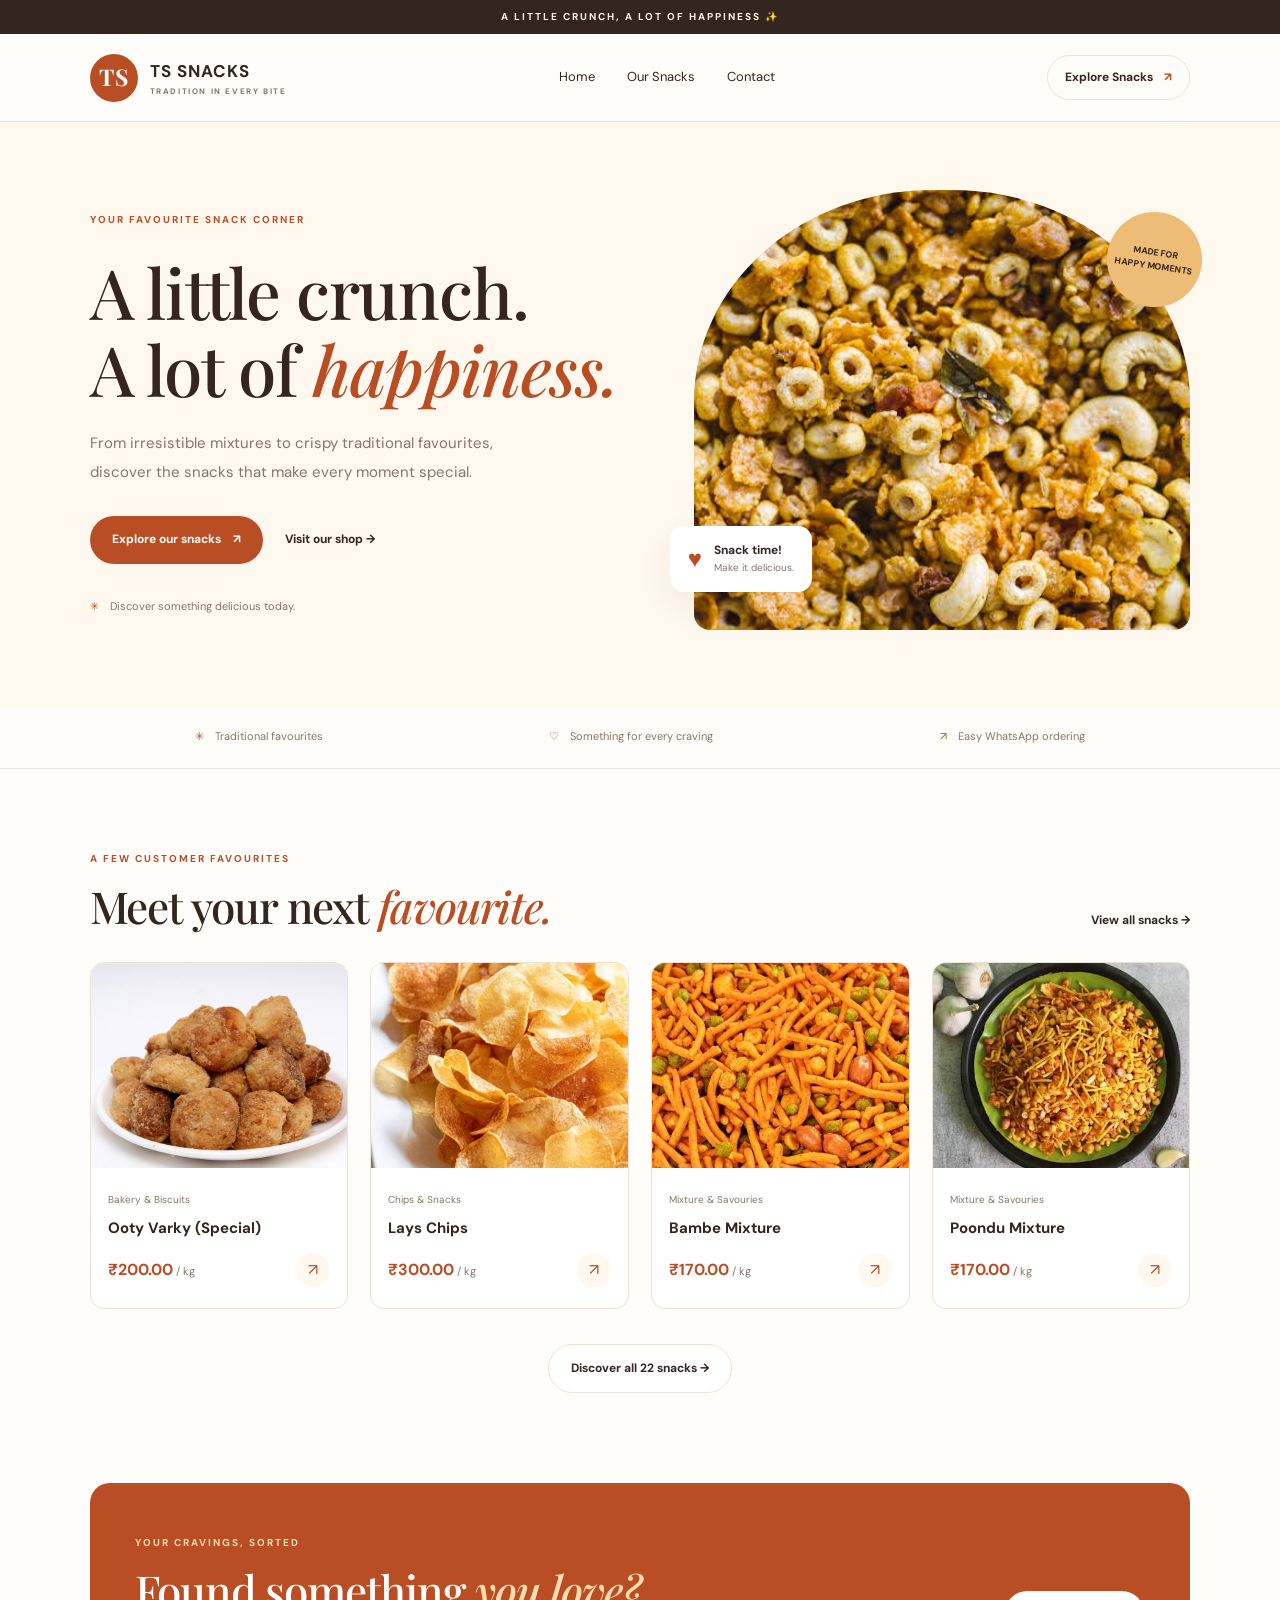
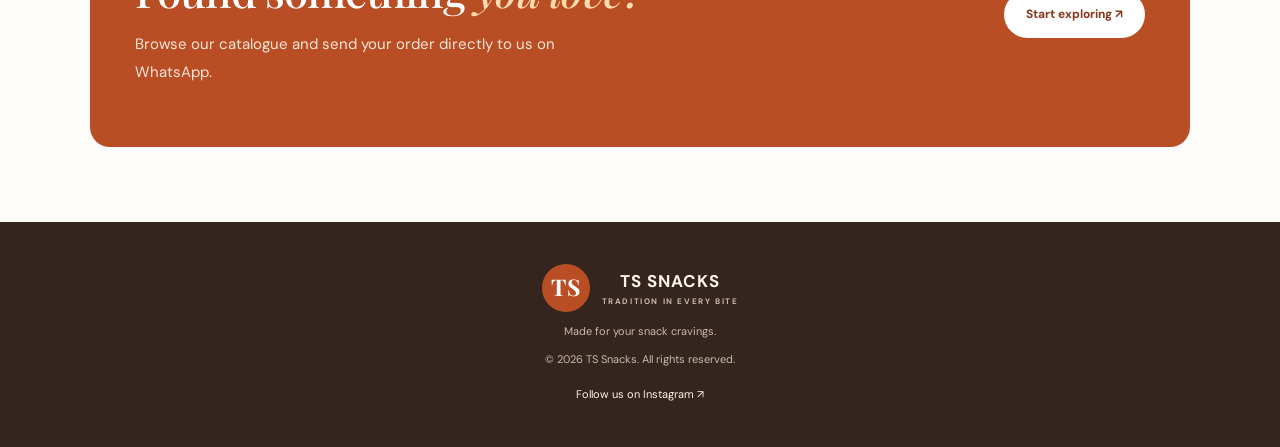
<file: index.html>
<!DOCTYPE html>
<html lang="en">
<head>
    <meta charset="UTF-8">
    <meta name="viewport" content="width=device-width, initial-scale=1.0">
    <meta name="theme-color" content="#fff8ef">
    <meta name="description" content="Discover traditional savouries, crispy chips and delicious biscuits at TS Snacks.">
    <title>TS Snacks | Traditional Taste, Happy Moments</title>
    <link rel="stylesheet" href="css/style.css">
    <script src="js/main.js" defer></script>
</head>
<body>
    <div class="announcement">
        A LITTLE CRUNCH, A LOT OF HAPPINESS ✨
    </div>

    <header class="site-header">
        <a class="brand" href="index.html">
            <span class="brand-mark">TS</span>
            <span>TS SNACKS<small>TRADITION IN EVERY BITE</small></span>
        </a>

        <nav class="nav-links">
            <a href="index.html">Home</a>
            <a href="products.html">Our Snacks</a>
            <a href="contact.html">Contact</a>
        </nav>

        <a class="nav-cta" href="products.html">
            Explore Snacks <span>↗</span>
        </a>
    </header>

    <main>
<section class="hero">
    <div class="hero-copy">
        <span class="eyebrow">YOUR FAVOURITE SNACK CORNER</span>
        <h1>A little crunch.<br>A lot of <em>happiness.</em></h1>
        <p>
            From irresistible mixtures to crispy traditional favourites,
            discover the snacks that make every moment special.
        </p>
        <div class="hero-actions">
            <a class="button button-primary" href="products.html">
                Explore our snacks <span>↗</span>
            </a>
            <a class="text-link" href="contact.html">
                Visit our shop →
            </a>
        </div>
        <div class="hero-note">
            <span>✳</span> Discover something delicious today.
        </div>
    </div>

    <div class="hero-visual">
        <img
            src="images/hero-snacks.jpg"
            alt="A selection of delicious traditional Indian snacks"
            class="hero-image"
        >
        <div class="floating-note">
            <span>♥</span>
            <div><strong>Snack time!</strong><small>Make it delicious.</small></div>
        </div>
        <div class="hero-sticker">MADE FOR<br>HAPPY MOMENTS</div>
    </div>
</section>

<section class="benefit-strip">
    <div><span>✳</span> Traditional favourites</div>
    <div><span>♡</span> Something for every craving</div>
    <div><span>↗</span> Easy WhatsApp ordering</div>
</section>

<section class="section featured-section">
    <div class="section-heading">
        <div>
            <span class="eyebrow">A FEW CUSTOMER FAVOURITES</span>
            <h2>Meet your next <em>favourite.</em></h2>
        </div>
        <a class="text-link" href="products.html">
            View all snacks →
        </a>
    </div>

    <div class="product-grid">
        <article class="product-card">
            <a href="products.html" class="product-image-wrap">
                <img src="images/products/ooty-varky-special.jpg" alt="Ooty Varky (Special)" loading="lazy">
            </a>
            <div class="product-info">
                <span class="product-category">Bakery &amp; Biscuits</span>
                <h3>Ooty Varky (Special)</h3>
                <div class="product-bottom">
                    <p class="price">₹200.00<small> / kg</small></p>
                    <a class="round-arrow" href="products.html"
                       aria-label="Explore Ooty Varky (Special)">↗</a>
                </div>
            </div>
        </article>
        <article class="product-card">
            <a href="products.html" class="product-image-wrap">
                <img src="images/products/potato-chips.jpg" alt="Lays Chips" loading="lazy">
            </a>
            <div class="product-info">
                <span class="product-category">Chips &amp; Snacks</span>
                <h3>Lays Chips</h3>
                <div class="product-bottom">
                    <p class="price">₹300.00<small> / kg</small></p>
                    <a class="round-arrow" href="products.html"
                       aria-label="Explore Lays Chips">↗</a>
                </div>
            </div>
        </article>
        <article class="product-card">
            <a href="products.html" class="product-image-wrap">
                <img src="images/products/bambe-mixture.jpg" alt="Bambe Mixture" loading="lazy">
            </a>
            <div class="product-info">
                <span class="product-category">Mixture &amp; Savouries</span>
                <h3>Bambe Mixture</h3>
                <div class="product-bottom">
                    <p class="price">₹170.00<small> / kg</small></p>
                    <a class="round-arrow" href="products.html"
                       aria-label="Explore Bambe Mixture">↗</a>
                </div>
            </div>
        </article>
        <article class="product-card">
            <a href="products.html" class="product-image-wrap">
                <img src="images/products/poondu-mixture.jpg" alt="Poondu Mixture" loading="lazy">
            </a>
            <div class="product-info">
                <span class="product-category">Mixture &amp; Savouries</span>
                <h3>Poondu Mixture</h3>
                <div class="product-bottom">
                    <p class="price">₹170.00<small> / kg</small></p>
                    <a class="round-arrow" href="products.html"
                       aria-label="Explore Poondu Mixture">↗</a>
                </div>
            </div>
        </article>
    </div>

    <div class="center-action">
        <a class="button button-outline" href="products.html">
            Discover all 22 snacks →
        </a>
    </div>
</section>

<section class="order-banner">
    <div>
        <span class="eyebrow">YOUR CRAVINGS, SORTED</span>
        <h2>Found something <em>you love?</em></h2>
        <p>Browse our catalogue and send your order directly to us on WhatsApp.</p>
    </div>
    <a class="button button-light" href="products.html">
        Start exploring ↗
    </a>
</section>
    </main>

    <footer class="site-footer">
        <a class="brand footer-brand" href="index.html">
            <span class="brand-mark">TS</span>
            <span>TS SNACKS<small>TRADITION IN EVERY BITE</small></span>
        </a>
        <p>Made for your snack cravings.</p>
        <p>© <span id="current-year">2026</span> TS Snacks. All rights reserved.</p>
        <a href="https://www.instagram.com/ts_snacks_official/"
           target="_blank" rel="noopener noreferrer">
            Follow us on Instagram ↗
        </a>
    </footer>
</body>
</html>
</file>
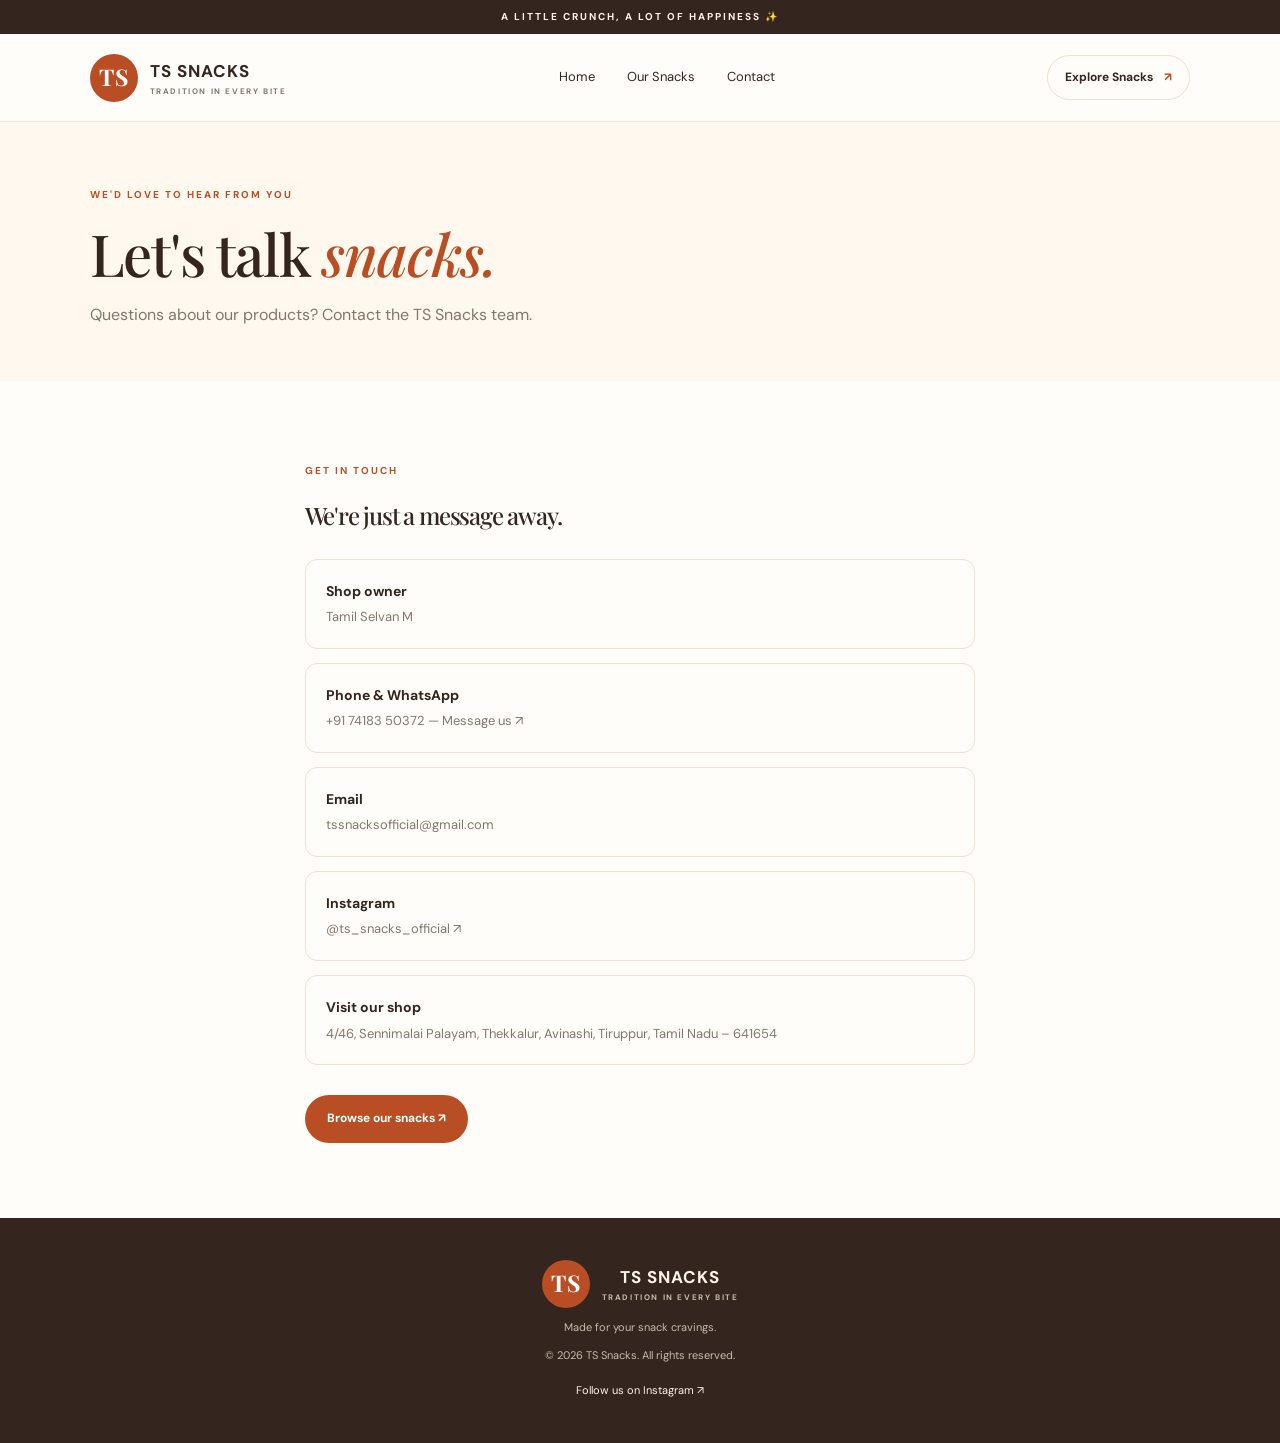
<file: contact.html>
<!DOCTYPE html>
<html lang="en">
<head>
    <meta charset="UTF-8">
    <meta name="viewport" content="width=device-width, initial-scale=1.0">
    <meta name="theme-color" content="#fff8ef">
    <meta name="description" content="Discover traditional savouries, crispy chips and delicious biscuits at TS Snacks.">
    <title>Contact TS Snacks</title>
    <link rel="stylesheet" href="css/style.css">
    <script src="js/main.js" defer></script>
</head>
<body>
    <div class="announcement">
        A LITTLE CRUNCH, A LOT OF HAPPINESS ✨
    </div>

    <header class="site-header">
        <a class="brand" href="index.html">
            <span class="brand-mark">TS</span>
            <span>TS SNACKS<small>TRADITION IN EVERY BITE</small></span>
        </a>

        <nav class="nav-links">
            <a href="index.html">Home</a>
            <a href="products.html">Our Snacks</a>
            <a href="contact.html">Contact</a>
        </nav>

        <a class="nav-cta" href="products.html">
            Explore Snacks <span>↗</span>
        </a>
    </header>

    <main>
<section class="catalogue-intro">
    <span class="eyebrow">WE'D LOVE TO HEAR FROM YOU</span>
    <h1>Let's talk <em>snacks.</em></h1>
    <p>Questions about our products? Contact the TS Snacks team.</p>
</section>

<section class="section contact-section">
    <span class="eyebrow">GET IN TOUCH</span>
    <h2>We're just a message away.</h2>

    <div class="contact-list">
        <article class="contact-card">
            <h3>Shop owner</h3>
            <p>Tamil Selvan M</p>
        </article>

        <article class="contact-card">
            <h3>Phone &amp; WhatsApp</h3>
            <p><a href="https://wa.me/917418350372"
                  target="_blank" rel="noopener noreferrer">
                +91 74183 50372 — Message us ↗
            </a></p>
        </article>

        <article class="contact-card">
            <h3>Email</h3>
            <p><a href="mailto:tssnacksofficial@gmail.com">
                tssnacksofficial@gmail.com
            </a></p>
        </article>

        <article class="contact-card">
            <h3>Instagram</h3>
            <p><a href="https://www.instagram.com/ts_snacks_official/"
                  target="_blank" rel="noopener noreferrer">
                @ts_snacks_official ↗
            </a></p>
        </article>

        <article class="contact-card">
            <h3>Visit our shop</h3>
            <p>
                4/46, Sennimalai Palayam, Thekkalur,
                Avinashi, Tiruppur, Tamil Nadu – 641654
            </p>
        </article>
    </div>

    <div style="margin-top: 30px;">
        <a class="button button-primary" href="products.html">
            Browse our snacks ↗
        </a>
    </div>
</section>
    </main>

    <footer class="site-footer">
        <a class="brand footer-brand" href="index.html">
            <span class="brand-mark">TS</span>
            <span>TS SNACKS<small>TRADITION IN EVERY BITE</small></span>
        </a>
        <p>Made for your snack cravings.</p>
        <p>© <span id="current-year">2026</span> TS Snacks. All rights reserved.</p>
        <a href="https://www.instagram.com/ts_snacks_official/"
           target="_blank" rel="noopener noreferrer">
            Follow us on Instagram ↗
        </a>
    </footer>
</body>
</html>
</file>
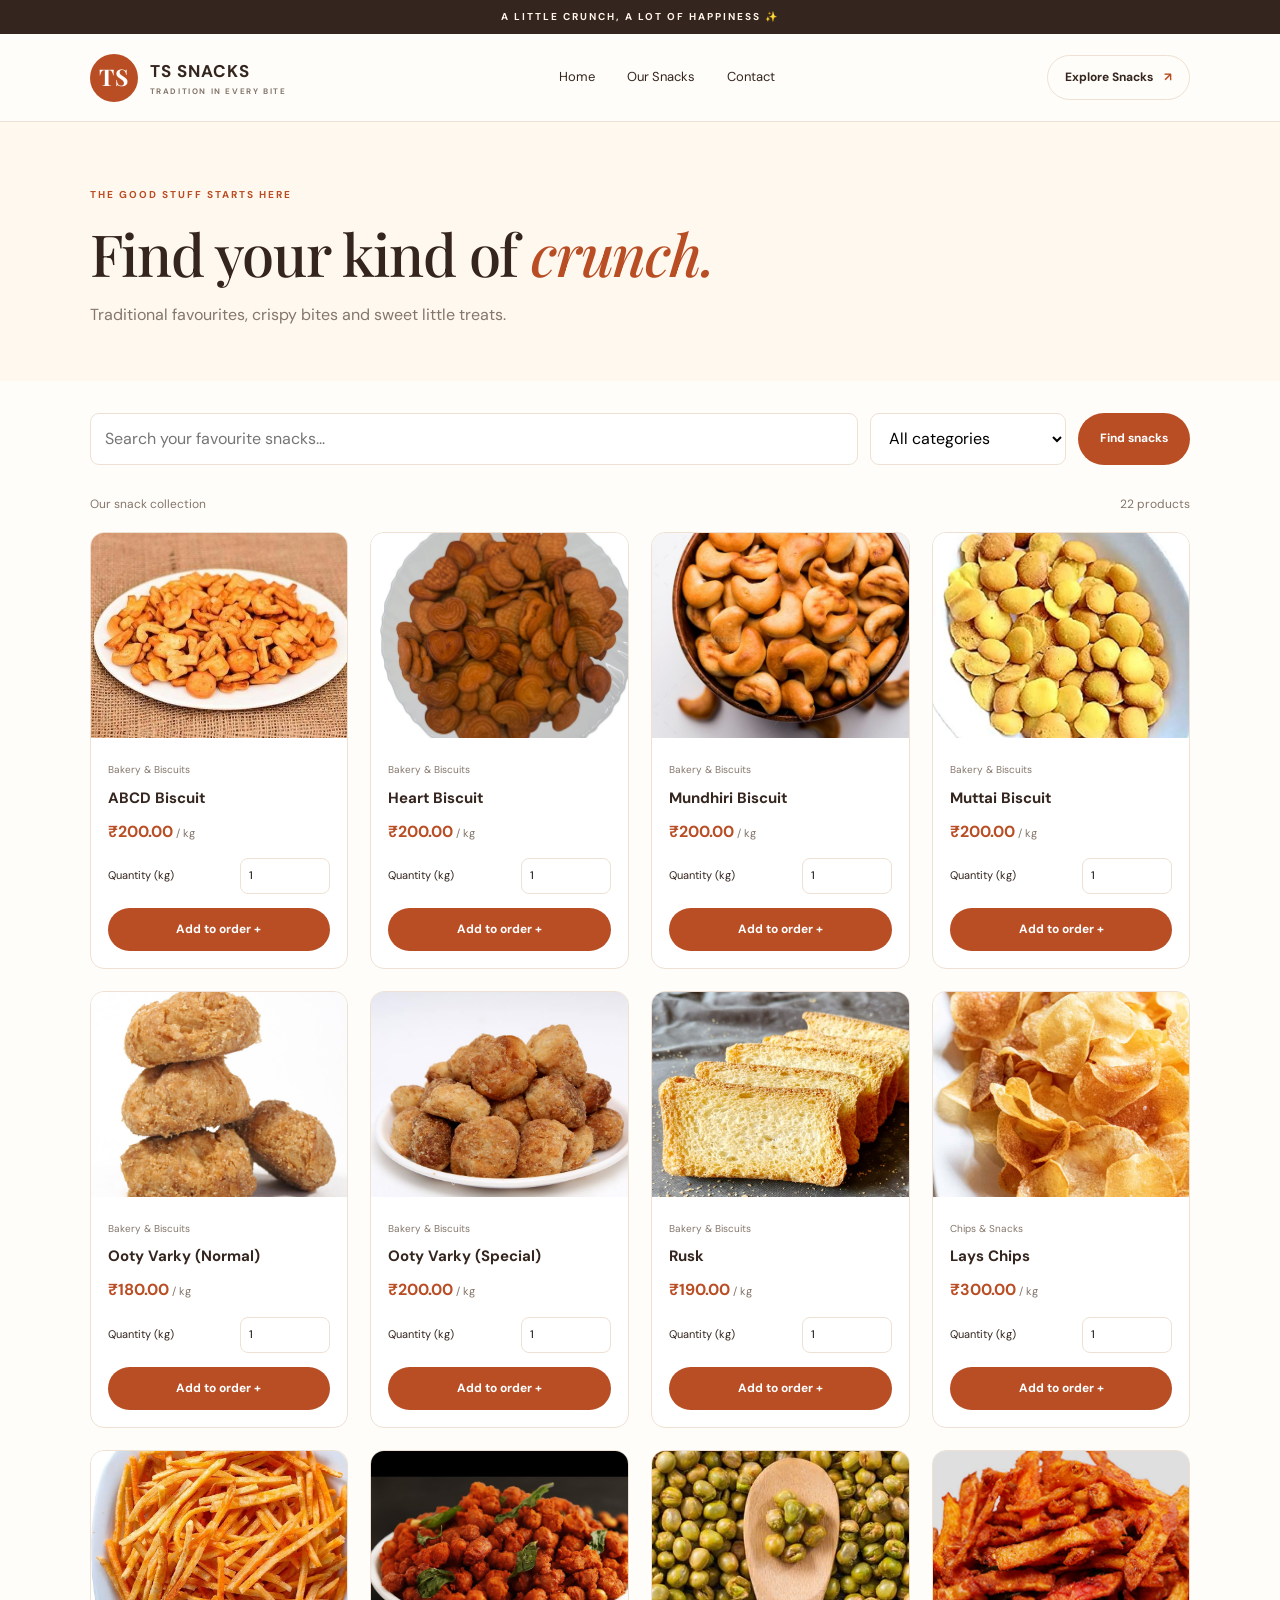
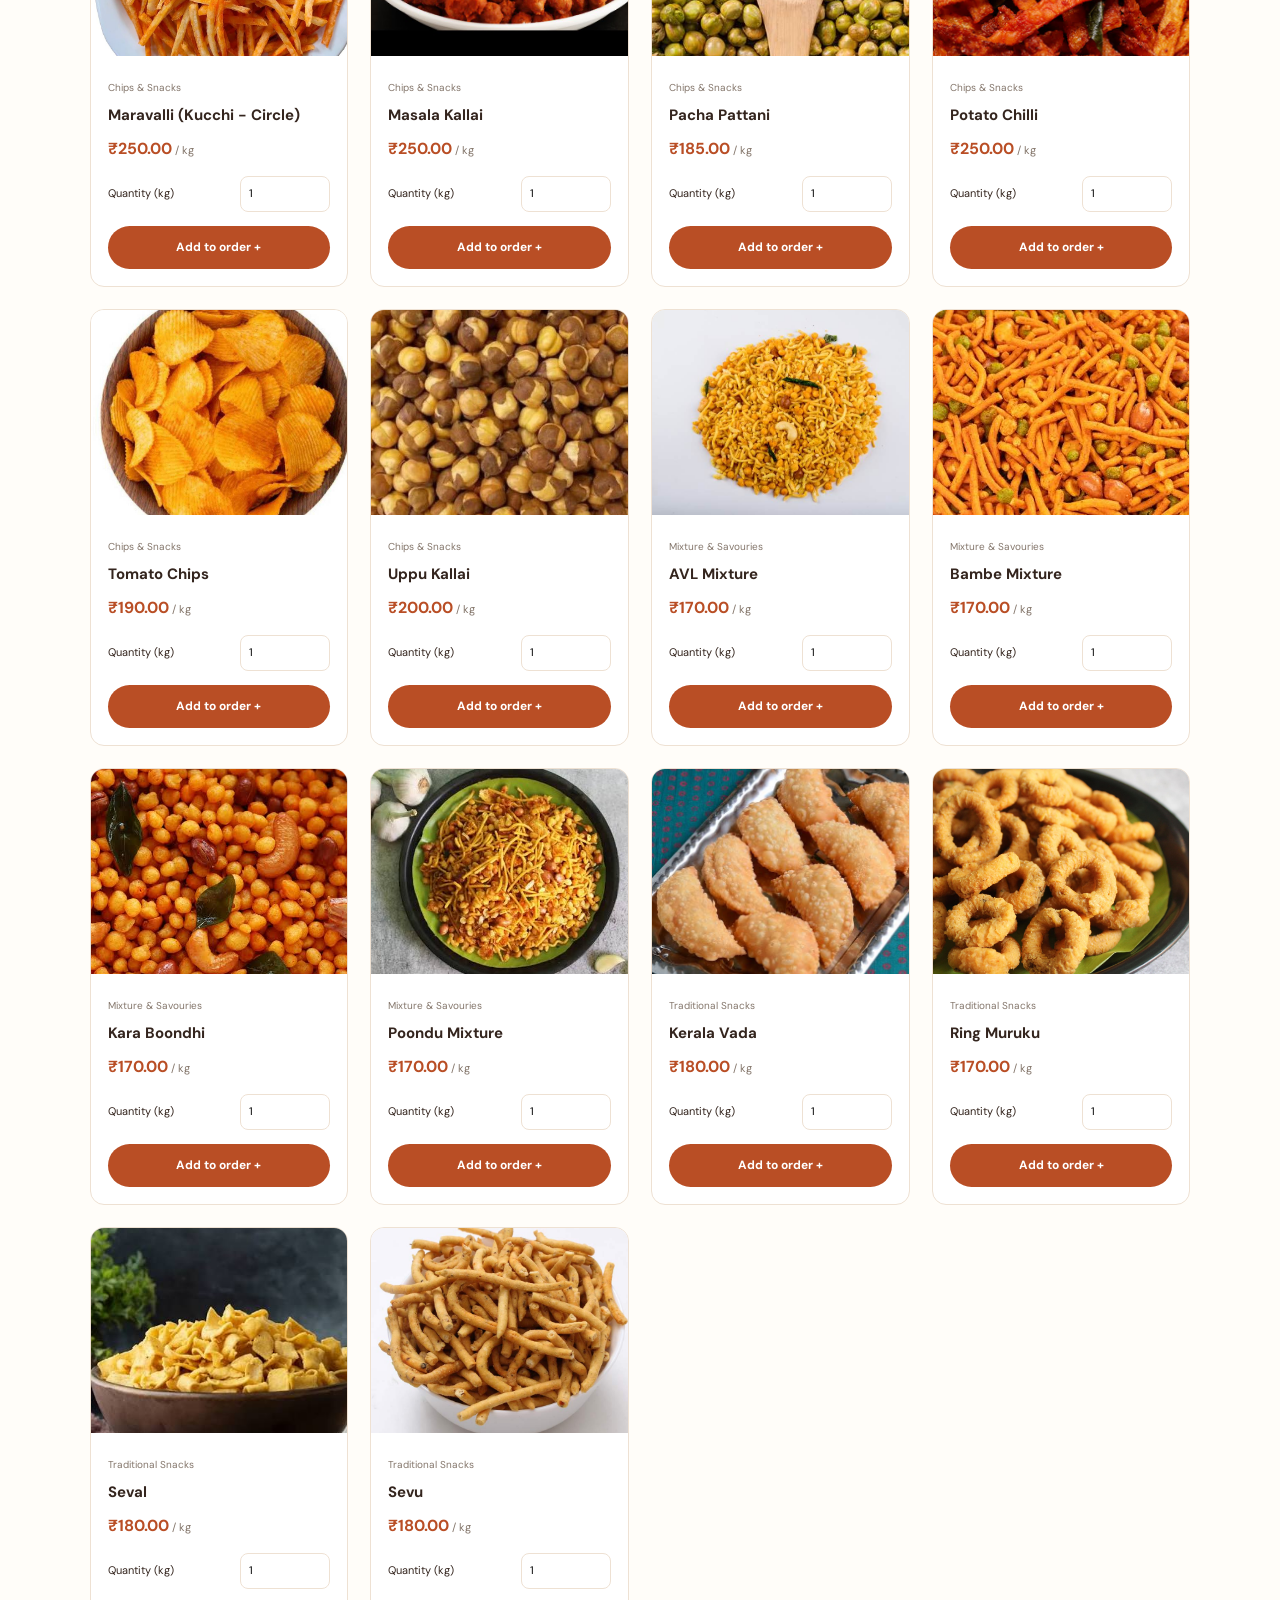
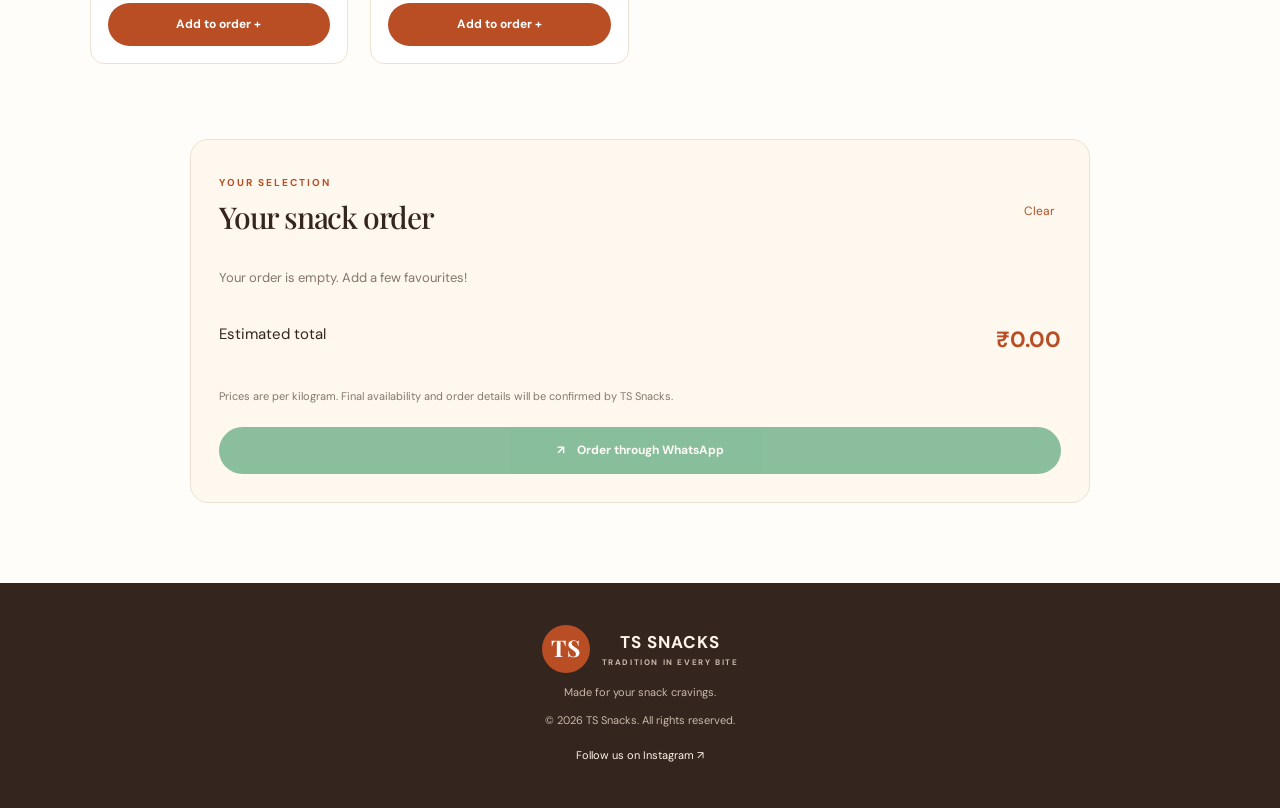
<file: products.html>
<!DOCTYPE html>
<html lang="en">
<head>
    <meta charset="UTF-8">
    <meta name="viewport" content="width=device-width, initial-scale=1.0">
    <meta name="theme-color" content="#fff8ef">
    <meta name="description" content="Discover traditional savouries, crispy chips and delicious biscuits at TS Snacks.">
    <title>Our Snacks | TS Snacks</title>
    <link rel="stylesheet" href="css/style.css">
    <script src="js/main.js" defer></script>
</head>
<body>
    <div class="announcement">
        A LITTLE CRUNCH, A LOT OF HAPPINESS ✨
    </div>

    <header class="site-header">
        <a class="brand" href="index.html">
            <span class="brand-mark">TS</span>
            <span>TS SNACKS<small>TRADITION IN EVERY BITE</small></span>
        </a>

        <nav class="nav-links">
            <a href="index.html">Home</a>
            <a href="products.html">Our Snacks</a>
            <a href="contact.html">Contact</a>
        </nav>

        <a class="nav-cta" href="products.html">
            Explore Snacks <span>↗</span>
        </a>
    </header>

    <main>
<section class="catalogue-intro">
    <span class="eyebrow">THE GOOD STUFF STARTS HERE</span>
    <h1>Find your kind of <em>crunch.</em></h1>
    <p>Traditional favourites, crispy bites and sweet little treats.</p>
</section>

<section class="section catalogue-section">
    <form class="catalogue-toolbar" id="catalogue-form" method="get">
        <input type="search" name="q" value=""
               placeholder="Search your favourite snacks..."
               aria-label="Search products">

        <select name="category" aria-label="Filter by category">
            <option value="">All categories</option>
                <option value="Bakery &amp; Biscuits">Bakery &amp; Biscuits</option>
                <option value="Chips &amp; Snacks">Chips &amp; Snacks</option>
                <option value="Mixture &amp; Savouries">Mixture &amp; Savouries</option>
                <option value="Traditional Snacks">Traditional Snacks</option>
        </select>

        <button class="button button-primary" type="submit">Find snacks</button>
    </form>

    <div class="catalogue-count">
        <span>Our snack collection</span>
        <span id="catalogue-count">22 products</span>
    </div>

    <div class="product-grid" id="catalogue-grid">
            <article class="product-card" data-name="ABCD Biscuit" data-category="Bakery &amp; Biscuits">
                <div class="product-image-wrap">
                    <img src="images/products/abcd-biscuit.jpg" alt="ABCD Biscuit">
                </div>

                <div class="product-info">
                    <span class="product-category">Bakery &amp; Biscuits</span>
                    <h3>ABCD Biscuit</h3>
                    <p class="price">₹200.00<small> / kg</small></p>

                    <div class="quantity-row">
                        <label for="qty-19">Quantity (kg)</label>
                        <input id="qty-19" type="number"
                               min="0.25" max="100" step="0.25"
                               value="1" inputmode="decimal">
                    </div>

                    <button class="button button-primary add-to-cart"
                            type="button"
                            data-id="19"
                            data-name="ABCD Biscuit"
                            data-price="200.00">
                        Add to order +
                    </button>
                </div>
            </article>

            <article class="product-card" data-name="Heart Biscuit" data-category="Bakery &amp; Biscuits">
                <div class="product-image-wrap">
                    <img src="images/products/heart-biscuit.jpg" alt="Heart Biscuit">
                </div>

                <div class="product-info">
                    <span class="product-category">Bakery &amp; Biscuits</span>
                    <h3>Heart Biscuit</h3>
                    <p class="price">₹200.00<small> / kg</small></p>

                    <div class="quantity-row">
                        <label for="qty-20">Quantity (kg)</label>
                        <input id="qty-20" type="number"
                               min="0.25" max="100" step="0.25"
                               value="1" inputmode="decimal">
                    </div>

                    <button class="button button-primary add-to-cart"
                            type="button"
                            data-id="20"
                            data-name="Heart Biscuit"
                            data-price="200.00">
                        Add to order +
                    </button>
                </div>
            </article>

            <article class="product-card" data-name="Mundhiri Biscuit" data-category="Bakery &amp; Biscuits">
                <div class="product-image-wrap">
                    <img src="images/products/mundhiri-biscuit.jpg" alt="Mundhiri Biscuit">
                </div>

                <div class="product-info">
                    <span class="product-category">Bakery &amp; Biscuits</span>
                    <h3>Mundhiri Biscuit</h3>
                    <p class="price">₹200.00<small> / kg</small></p>

                    <div class="quantity-row">
                        <label for="qty-21">Quantity (kg)</label>
                        <input id="qty-21" type="number"
                               min="0.25" max="100" step="0.25"
                               value="1" inputmode="decimal">
                    </div>

                    <button class="button button-primary add-to-cart"
                            type="button"
                            data-id="21"
                            data-name="Mundhiri Biscuit"
                            data-price="200.00">
                        Add to order +
                    </button>
                </div>
            </article>

            <article class="product-card" data-name="Muttai Biscuit" data-category="Bakery &amp; Biscuits">
                <div class="product-image-wrap">
                    <img src="images/products/muttai-biscuit.jpg" alt="Muttai Biscuit">
                </div>

                <div class="product-info">
                    <span class="product-category">Bakery &amp; Biscuits</span>
                    <h3>Muttai Biscuit</h3>
                    <p class="price">₹200.00<small> / kg</small></p>

                    <div class="quantity-row">
                        <label for="qty-22">Quantity (kg)</label>
                        <input id="qty-22" type="number"
                               min="0.25" max="100" step="0.25"
                               value="1" inputmode="decimal">
                    </div>

                    <button class="button button-primary add-to-cart"
                            type="button"
                            data-id="22"
                            data-name="Muttai Biscuit"
                            data-price="200.00">
                        Add to order +
                    </button>
                </div>
            </article>

            <article class="product-card" data-name="Ooty Varky (Normal)" data-category="Bakery &amp; Biscuits">
                <div class="product-image-wrap">
                    <img src="images/products/ooty-varky-normal.jpg" alt="Ooty Varky (Normal)">
                </div>

                <div class="product-info">
                    <span class="product-category">Bakery &amp; Biscuits</span>
                    <h3>Ooty Varky (Normal)</h3>
                    <p class="price">₹180.00<small> / kg</small></p>

                    <div class="quantity-row">
                        <label for="qty-11">Quantity (kg)</label>
                        <input id="qty-11" type="number"
                               min="0.25" max="100" step="0.25"
                               value="1" inputmode="decimal">
                    </div>

                    <button class="button button-primary add-to-cart"
                            type="button"
                            data-id="11"
                            data-name="Ooty Varky (Normal)"
                            data-price="180.00">
                        Add to order +
                    </button>
                </div>
            </article>

            <article class="product-card" data-name="Ooty Varky (Special)" data-category="Bakery &amp; Biscuits">
                <div class="product-image-wrap">
                    <img src="images/products/ooty-varky-special.jpg" alt="Ooty Varky (Special)">
                </div>

                <div class="product-info">
                    <span class="product-category">Bakery &amp; Biscuits</span>
                    <h3>Ooty Varky (Special)</h3>
                    <p class="price">₹200.00<small> / kg</small></p>

                    <div class="quantity-row">
                        <label for="qty-10">Quantity (kg)</label>
                        <input id="qty-10" type="number"
                               min="0.25" max="100" step="0.25"
                               value="1" inputmode="decimal">
                    </div>

                    <button class="button button-primary add-to-cart"
                            type="button"
                            data-id="10"
                            data-name="Ooty Varky (Special)"
                            data-price="200.00">
                        Add to order +
                    </button>
                </div>
            </article>

            <article class="product-card" data-name="Rusk" data-category="Bakery &amp; Biscuits">
                <div class="product-image-wrap">
                    <img src="images/products/rusk.jpg" alt="Rusk">
                </div>

                <div class="product-info">
                    <span class="product-category">Bakery &amp; Biscuits</span>
                    <h3>Rusk</h3>
                    <p class="price">₹190.00<small> / kg</small></p>

                    <div class="quantity-row">
                        <label for="qty-9">Quantity (kg)</label>
                        <input id="qty-9" type="number"
                               min="0.25" max="100" step="0.25"
                               value="1" inputmode="decimal">
                    </div>

                    <button class="button button-primary add-to-cart"
                            type="button"
                            data-id="9"
                            data-name="Rusk"
                            data-price="190.00">
                        Add to order +
                    </button>
                </div>
            </article>

            <article class="product-card" data-name="Lays Chips" data-category="Chips &amp; Snacks">
                <div class="product-image-wrap">
                    <img src="images/products/potato-chips.jpg" alt="Lays Chips">
                </div>

                <div class="product-info">
                    <span class="product-category">Chips &amp; Snacks</span>
                    <h3>Lays Chips</h3>
                    <p class="price">₹300.00<small> / kg</small></p>

                    <div class="quantity-row">
                        <label for="qty-18">Quantity (kg)</label>
                        <input id="qty-18" type="number"
                               min="0.25" max="100" step="0.25"
                               value="1" inputmode="decimal">
                    </div>

                    <button class="button button-primary add-to-cart"
                            type="button"
                            data-id="18"
                            data-name="Lays Chips"
                            data-price="300.00">
                        Add to order +
                    </button>
                </div>
            </article>

            <article class="product-card" data-name="Maravalli (Kucchi - Circle)" data-category="Chips &amp; Snacks">
                <div class="product-image-wrap">
                    <img src="images/products/maravalli.jpg" alt="Maravalli (Kucchi - Circle)">
                </div>

                <div class="product-info">
                    <span class="product-category">Chips &amp; Snacks</span>
                    <h3>Maravalli (Kucchi - Circle)</h3>
                    <p class="price">₹250.00<small> / kg</small></p>

                    <div class="quantity-row">
                        <label for="qty-16">Quantity (kg)</label>
                        <input id="qty-16" type="number"
                               min="0.25" max="100" step="0.25"
                               value="1" inputmode="decimal">
                    </div>

                    <button class="button button-primary add-to-cart"
                            type="button"
                            data-id="16"
                            data-name="Maravalli (Kucchi - Circle)"
                            data-price="250.00">
                        Add to order +
                    </button>
                </div>
            </article>

            <article class="product-card" data-name="Masala Kallai" data-category="Chips &amp; Snacks">
                <div class="product-image-wrap">
                    <img src="images/products/masala-kallai.jpg" alt="Masala Kallai">
                </div>

                <div class="product-info">
                    <span class="product-category">Chips &amp; Snacks</span>
                    <h3>Masala Kallai</h3>
                    <p class="price">₹250.00<small> / kg</small></p>

                    <div class="quantity-row">
                        <label for="qty-15">Quantity (kg)</label>
                        <input id="qty-15" type="number"
                               min="0.25" max="100" step="0.25"
                               value="1" inputmode="decimal">
                    </div>

                    <button class="button button-primary add-to-cart"
                            type="button"
                            data-id="15"
                            data-name="Masala Kallai"
                            data-price="250.00">
                        Add to order +
                    </button>
                </div>
            </article>

            <article class="product-card" data-name="Pacha Pattani" data-category="Chips &amp; Snacks">
                <div class="product-image-wrap">
                    <img src="images/products/pacha-pattani.jpg" alt="Pacha Pattani">
                </div>

                <div class="product-info">
                    <span class="product-category">Chips &amp; Snacks</span>
                    <h3>Pacha Pattani</h3>
                    <p class="price">₹185.00<small> / kg</small></p>

                    <div class="quantity-row">
                        <label for="qty-13">Quantity (kg)</label>
                        <input id="qty-13" type="number"
                               min="0.25" max="100" step="0.25"
                               value="1" inputmode="decimal">
                    </div>

                    <button class="button button-primary add-to-cart"
                            type="button"
                            data-id="13"
                            data-name="Pacha Pattani"
                            data-price="185.00">
                        Add to order +
                    </button>
                </div>
            </article>

            <article class="product-card" data-name="Potato Chilli" data-category="Chips &amp; Snacks">
                <div class="product-image-wrap">
                    <img src="images/products/potato-chilli.jpg" alt="Potato Chilli">
                </div>

                <div class="product-info">
                    <span class="product-category">Chips &amp; Snacks</span>
                    <h3>Potato Chilli</h3>
                    <p class="price">₹250.00<small> / kg</small></p>

                    <div class="quantity-row">
                        <label for="qty-17">Quantity (kg)</label>
                        <input id="qty-17" type="number"
                               min="0.25" max="100" step="0.25"
                               value="1" inputmode="decimal">
                    </div>

                    <button class="button button-primary add-to-cart"
                            type="button"
                            data-id="17"
                            data-name="Potato Chilli"
                            data-price="250.00">
                        Add to order +
                    </button>
                </div>
            </article>

            <article class="product-card" data-name="Tomato Chips" data-category="Chips &amp; Snacks">
                <div class="product-image-wrap">
                    <img src="images/products/tomato-chips.jpg" alt="Tomato Chips">
                </div>

                <div class="product-info">
                    <span class="product-category">Chips &amp; Snacks</span>
                    <h3>Tomato Chips</h3>
                    <p class="price">₹190.00<small> / kg</small></p>

                    <div class="quantity-row">
                        <label for="qty-12">Quantity (kg)</label>
                        <input id="qty-12" type="number"
                               min="0.25" max="100" step="0.25"
                               value="1" inputmode="decimal">
                    </div>

                    <button class="button button-primary add-to-cart"
                            type="button"
                            data-id="12"
                            data-name="Tomato Chips"
                            data-price="190.00">
                        Add to order +
                    </button>
                </div>
            </article>

            <article class="product-card" data-name="Uppu Kallai" data-category="Chips &amp; Snacks">
                <div class="product-image-wrap">
                    <img src="images/products/uppu-kallai.jpg" alt="Uppu Kallai">
                </div>

                <div class="product-info">
                    <span class="product-category">Chips &amp; Snacks</span>
                    <h3>Uppu Kallai</h3>
                    <p class="price">₹200.00<small> / kg</small></p>

                    <div class="quantity-row">
                        <label for="qty-14">Quantity (kg)</label>
                        <input id="qty-14" type="number"
                               min="0.25" max="100" step="0.25"
                               value="1" inputmode="decimal">
                    </div>

                    <button class="button button-primary add-to-cart"
                            type="button"
                            data-id="14"
                            data-name="Uppu Kallai"
                            data-price="200.00">
                        Add to order +
                    </button>
                </div>
            </article>

            <article class="product-card" data-name="AVL Mixture" data-category="Mixture &amp; Savouries">
                <div class="product-image-wrap">
                    <img src="images/products/avl-mixture.png" alt="AVL Mixture">
                </div>

                <div class="product-info">
                    <span class="product-category">Mixture &amp; Savouries</span>
                    <h3>AVL Mixture</h3>
                    <p class="price">₹170.00<small> / kg</small></p>

                    <div class="quantity-row">
                        <label for="qty-2">Quantity (kg)</label>
                        <input id="qty-2" type="number"
                               min="0.25" max="100" step="0.25"
                               value="1" inputmode="decimal">
                    </div>

                    <button class="button button-primary add-to-cart"
                            type="button"
                            data-id="2"
                            data-name="AVL Mixture"
                            data-price="170.00">
                        Add to order +
                    </button>
                </div>
            </article>

            <article class="product-card" data-name="Bambe Mixture" data-category="Mixture &amp; Savouries">
                <div class="product-image-wrap">
                    <img src="images/products/bambe-mixture.jpg" alt="Bambe Mixture">
                </div>

                <div class="product-info">
                    <span class="product-category">Mixture &amp; Savouries</span>
                    <h3>Bambe Mixture</h3>
                    <p class="price">₹170.00<small> / kg</small></p>

                    <div class="quantity-row">
                        <label for="qty-1">Quantity (kg)</label>
                        <input id="qty-1" type="number"
                               min="0.25" max="100" step="0.25"
                               value="1" inputmode="decimal">
                    </div>

                    <button class="button button-primary add-to-cart"
                            type="button"
                            data-id="1"
                            data-name="Bambe Mixture"
                            data-price="170.00">
                        Add to order +
                    </button>
                </div>
            </article>

            <article class="product-card" data-name="Kara Boondhi" data-category="Mixture &amp; Savouries">
                <div class="product-image-wrap">
                    <img src="images/products/kara-boondhi.jpg" alt="Kara Boondhi">
                </div>

                <div class="product-info">
                    <span class="product-category">Mixture &amp; Savouries</span>
                    <h3>Kara Boondhi</h3>
                    <p class="price">₹170.00<small> / kg</small></p>

                    <div class="quantity-row">
                        <label for="qty-4">Quantity (kg)</label>
                        <input id="qty-4" type="number"
                               min="0.25" max="100" step="0.25"
                               value="1" inputmode="decimal">
                    </div>

                    <button class="button button-primary add-to-cart"
                            type="button"
                            data-id="4"
                            data-name="Kara Boondhi"
                            data-price="170.00">
                        Add to order +
                    </button>
                </div>
            </article>

            <article class="product-card" data-name="Poondu Mixture" data-category="Mixture &amp; Savouries">
                <div class="product-image-wrap">
                    <img src="images/products/poondu-mixture.jpg" alt="Poondu Mixture">
                </div>

                <div class="product-info">
                    <span class="product-category">Mixture &amp; Savouries</span>
                    <h3>Poondu Mixture</h3>
                    <p class="price">₹170.00<small> / kg</small></p>

                    <div class="quantity-row">
                        <label for="qty-3">Quantity (kg)</label>
                        <input id="qty-3" type="number"
                               min="0.25" max="100" step="0.25"
                               value="1" inputmode="decimal">
                    </div>

                    <button class="button button-primary add-to-cart"
                            type="button"
                            data-id="3"
                            data-name="Poondu Mixture"
                            data-price="170.00">
                        Add to order +
                    </button>
                </div>
            </article>

            <article class="product-card" data-name="Kerala Vada" data-category="Traditional Snacks">
                <div class="product-image-wrap">
                    <img src="images/products/kerala-avare.jpg" alt="Kerala Vada">
                </div>

                <div class="product-info">
                    <span class="product-category">Traditional Snacks</span>
                    <h3>Kerala Vada</h3>
                    <p class="price">₹180.00<small> / kg</small></p>

                    <div class="quantity-row">
                        <label for="qty-5">Quantity (kg)</label>
                        <input id="qty-5" type="number"
                               min="0.25" max="100" step="0.25"
                               value="1" inputmode="decimal">
                    </div>

                    <button class="button button-primary add-to-cart"
                            type="button"
                            data-id="5"
                            data-name="Kerala Vada"
                            data-price="180.00">
                        Add to order +
                    </button>
                </div>
            </article>

            <article class="product-card" data-name="Ring Muruku" data-category="Traditional Snacks">
                <div class="product-image-wrap">
                    <img src="images/products/ring-muruku.jpg" alt="Ring Muruku">
                </div>

                <div class="product-info">
                    <span class="product-category">Traditional Snacks</span>
                    <h3>Ring Muruku</h3>
                    <p class="price">₹170.00<small> / kg</small></p>

                    <div class="quantity-row">
                        <label for="qty-6">Quantity (kg)</label>
                        <input id="qty-6" type="number"
                               min="0.25" max="100" step="0.25"
                               value="1" inputmode="decimal">
                    </div>

                    <button class="button button-primary add-to-cart"
                            type="button"
                            data-id="6"
                            data-name="Ring Muruku"
                            data-price="170.00">
                        Add to order +
                    </button>
                </div>
            </article>

            <article class="product-card" data-name="Seval" data-category="Traditional Snacks">
                <div class="product-image-wrap">
                    <img src="images/products/seval.jpg" alt="Seval">
                </div>

                <div class="product-info">
                    <span class="product-category">Traditional Snacks</span>
                    <h3>Seval</h3>
                    <p class="price">₹180.00<small> / kg</small></p>

                    <div class="quantity-row">
                        <label for="qty-8">Quantity (kg)</label>
                        <input id="qty-8" type="number"
                               min="0.25" max="100" step="0.25"
                               value="1" inputmode="decimal">
                    </div>

                    <button class="button button-primary add-to-cart"
                            type="button"
                            data-id="8"
                            data-name="Seval"
                            data-price="180.00">
                        Add to order +
                    </button>
                </div>
            </article>

            <article class="product-card" data-name="Sevu" data-category="Traditional Snacks">
                <div class="product-image-wrap">
                    <img src="images/products/sevu.jpg" alt="Sevu">
                </div>

                <div class="product-info">
                    <span class="product-category">Traditional Snacks</span>
                    <h3>Sevu</h3>
                    <p class="price">₹180.00<small> / kg</small></p>

                    <div class="quantity-row">
                        <label for="qty-7">Quantity (kg)</label>
                        <input id="qty-7" type="number"
                               min="0.25" max="100" step="0.25"
                               value="1" inputmode="decimal">
                    </div>

                    <button class="button button-primary add-to-cart"
                            type="button"
                            data-id="7"
                            data-name="Sevu"
                            data-price="180.00">
                        Add to order +
                    </button>
                </div>
            </article>

        <div class="empty-state" id="catalogue-empty" hidden>
            <h2>No snacks found</h2>
            <p>Try another search or select a different category.</p>
            <a class="text-link" href="products.html">
                View all products →
            </a>
        </div>
    </div>
</section>

<aside class="cart-panel" id="cart-panel">
    <div class="cart-heading">
        <div>
            <span class="eyebrow">YOUR SELECTION</span>
            <h2>Your snack order</h2>
        </div>
        <button type="button" id="clear-cart" class="clear-button">
            Clear
        </button>
    </div>

    <p id="cart-empty">Your order is empty. Add a few favourites!</p>
    <div id="cart-items"></div>

    <div class="cart-total">
        <span>Estimated total</span>
        <strong id="cart-total">₹0.00</strong>
    </div>
    <p class="cart-disclaimer">
        Prices are per kilogram. Final availability and order details
        will be confirmed by TS Snacks.
    </p>

    <button type="button" id="whatsapp-order"
            class="button button-whatsapp">
        <span>↗</span> Order through WhatsApp
    </button>
</aside>
    </main>

    <footer class="site-footer">
        <a class="brand footer-brand" href="index.html">
            <span class="brand-mark">TS</span>
            <span>TS SNACKS<small>TRADITION IN EVERY BITE</small></span>
        </a>
        <p>Made for your snack cravings.</p>
        <p>© <span id="current-year">2026</span> TS Snacks. All rights reserved.</p>
        <a href="https://www.instagram.com/ts_snacks_official/"
           target="_blank" rel="noopener noreferrer">
            Follow us on Instagram ↗
        </a>
    </footer>
</body>
</html>
</file>
<file: css/style.css>
@import url('https://fonts.googleapis.com/css2?family=DM+Sans:wght@400;500;600;700&family=Playfair+Display:ital,wght@0,500;0,600;0,700;1,500;1,600&display=swap');

:root {
    --cream: #fff8ef;
    --paper: #fffdf9;
    --orange: #b94e25;
    --orange-dark: #873719;
    --gold: #edbd77;
    --ink: #34251e;
    --muted: #84766b;
    --line: #eee1d3;
    --green: #16854b;
    --shadow: 0 12px 35px rgba(70, 39, 21, .07);
}

* { box-sizing: border-box; }

html { scroll-behavior: smooth; }

body {
    margin: 0;
    background: var(--paper);
    color: var(--ink);
    font-family: 'DM Sans', sans-serif;
    line-height: 1.6;
}

a { color: inherit; text-decoration: none; }
button, input, select { font: inherit; }
button, a, select { -webkit-tap-highlight-color: transparent; }

.announcement {
    padding: 9px 16px;
    background: var(--ink);
    color: #fff5e8;
    text-align: center;
    font-size: 10px;
    font-weight: 700;
    letter-spacing: 2px;
}

.site-header {
    min-height: 88px;
    padding: 16px 7%;
    display: flex;
    align-items: center;
    justify-content: space-between;
    gap: 24px;
    background: var(--paper);
    border-bottom: 1px solid var(--line);
}

.brand {
    display: flex;
    align-items: center;
    gap: 12px;
    font-weight: 700;
    font-size: 17px;
    letter-spacing: 1px;
}

.brand-mark {
    display: grid;
    place-items: center;
    width: 48px;
    height: 48px;
    border-radius: 50%;
    color: white;
    background: var(--orange);
    font-family: 'Playfair Display', serif;
    font-size: 23px;
}

.brand small {
    display: block;
    font-size: 8px;
    letter-spacing: 1.6px;
    color: var(--muted);
}

.nav-links { display: flex; gap: 32px; font-size: 13px; }
.nav-links a:hover, .text-link:hover { color: var(--orange); }

.nav-cta {
    border: 1px solid var(--line);
    border-radius: 30px;
    padding: 12px 17px;
    font-size: 12px;
    font-weight: 700;
}

.nav-cta span { color: var(--orange); margin-left: 8px; }

.hero {
    background: var(--cream);
    padding: 68px 7% 76px;
    display: grid;
    grid-template-columns: 1.05fr .95fr;
    gap: 55px;
    align-items: center;
}

.eyebrow {
    color: var(--orange);
    font-size: 10px;
    font-weight: 700;
    letter-spacing: 2px;
}

h1, h2 {
    font-family: 'Playfair Display', Georgia, serif;
    font-weight: 500;
    line-height: 1.12;
    letter-spacing: -1.2px;
}

.hero h1 { font-size: clamp(42px, 5.4vw, 72px); margin: 22px 0; }
h1 em, h2 em { color: var(--orange); font-weight: 500; }
.hero-copy > p, .order-banner p {
    color: var(--muted);
    max-width: 450px;
    font-size: 15px;
    line-height: 1.9;
}

.hero-actions { display: flex; align-items: center; flex-wrap: wrap; gap: 22px; margin-top: 30px; }
.button {
    display: inline-flex;
    align-items: center;
    justify-content: center;
    gap: 12px;
    border: 0;
    border-radius: 30px;
    padding: 14px 22px;
    cursor: pointer;
    font-size: 12px;
    font-weight: 700;
    transition: transform .2s, background .2s, box-shadow .2s;
}

.button:hover { transform: translateY(-2px); }
.button:focus-visible, a:focus-visible, input:focus-visible, select:focus-visible {
    outline: 3px solid var(--gold);
    outline-offset: 3px;
}

.button-primary { background: var(--orange); color: white; }
.button-primary:hover { background: var(--orange-dark); box-shadow: var(--shadow); }
.button-outline { border: 1px solid var(--line); background: white; }
.text-link { font-size: 12px; font-weight: 700; }
.hero-note { margin-top: 34px; color: var(--muted); font-size: 11px; }
.hero-note span { color: var(--orange); margin-right: 8px; }

.hero-visual { position: relative; min-width: 0; }
.hero-image {
    display: block;
    width: 100%;
    height: 440px;
    object-fit: cover;
    border-radius: 48% 48% 16px 16px;
    background: #f1dfc8;
}

.floating-note {
    position: absolute;
    left: -24px;
    bottom: 38px;
    display: flex;
    align-items: center;
    gap: 12px;
    background: white;
    padding: 14px 18px;
    border-radius: 14px;
    box-shadow: var(--shadow);
}
.floating-note > span { color: var(--orange); font-size: 24px; }
.floating-note strong, .floating-note small { display: block; }
.floating-note strong { font-size: 12px; }
.floating-note small { color: var(--muted); font-size: 10px; }

.hero-sticker {
    position: absolute;
    top: 22px;
    right: -12px;
    display: grid;
    place-items: center;
    width: 95px;
    height: 95px;
    border-radius: 50%;
    background: var(--gold);
    color: var(--ink);
    text-align: center;
    font-size: 9px;
    font-weight: 700;
    line-height: 1.5;
    transform: rotate(9deg);
}

.benefit-strip {
    padding: 22px 7%;
    display: flex;
    justify-content: space-around;
    flex-wrap: wrap;
    gap: 16px;
    border-bottom: 1px solid var(--line);
    color: var(--muted);
    font-size: 11px;
}
.benefit-strip span { color: var(--orange); margin-right: 8px; }

.section { padding: 75px 7%; }
.section-heading { display: flex; justify-content: space-between; align-items: end; gap: 20px; margin-bottom: 32px; }
.section-heading h2, .order-banner h2 { font-size: clamp(30px, 4vw, 44px); margin: 12px 0 0; }

.product-grid {
    display: grid;
    grid-template-columns: repeat(4, minmax(0, 1fr));
    gap: 22px;
}

.product-card {
    min-width: 0;
    overflow: hidden;
    border: 1px solid var(--line);
    border-radius: 14px;
    background: white;
    transition: transform .25s, box-shadow .25s;
}
.product-card:hover { transform: translateY(-5px); box-shadow: var(--shadow); }

.product-image-wrap {
    display: block;
    height: 205px;
    overflow: hidden;
    background: #f8eddf;
}
.product-image-wrap img {
    width: 100%;
    height: 100%;
    object-fit: cover;
    transition: transform .35s;
}
.product-card:hover .product-image-wrap img { transform: scale(1.05); }

.image-placeholder {
    width: 100%;
    height: 100%;
    display: flex;
    align-items: center;
    justify-content: center;
    flex-direction: column;
    background: radial-gradient(circle at top, #fff7eb, #f1ddc5);
    color: var(--orange);
}
.image-placeholder span { font-family: 'Playfair Display', serif; font-size: 45px; }
.image-placeholder small { letter-spacing: 4px; font-size: 9px; }

.product-info { padding: 17px; }
.product-category { color: var(--muted); font-size: 10px; }
.product-info h3 { margin: 7px 0 10px; font-size: 15px; line-height: 1.4; }
.price { color: var(--orange); font-weight: 700; margin: 8px 0; }
.price small { color: var(--muted); font-weight: 400; font-size: 11px; }

.product-bottom { display: flex; justify-content: space-between; align-items: center; }
.round-arrow {
    display: grid;
    place-items: center;
    width: 34px;
    height: 34px;
    border-radius: 50%;
    background: var(--cream);
    color: var(--orange);
}
.center-action { text-align: center; margin-top: 35px; }

.order-banner {
    margin: 15px 7% 75px;
    padding: 45px;
    border-radius: 20px;
    background: var(--orange);
    color: white;
    display: flex;
    align-items: center;
    justify-content: space-between;
    gap: 28px;
}
.order-banner .eyebrow, .order-banner h2 em { color: #ffdcac; }
.order-banner p { color: #f8e6d9; }
.button-light { background: white; color: var(--orange-dark); flex-shrink: 0; }

.catalogue-intro { padding: 58px 7% 38px; background: var(--cream); }
.catalogue-intro h1 { font-size: clamp(38px, 5vw, 58px); margin: 15px 0; }
.catalogue-intro p { color: var(--muted); }
.catalogue-section { padding-top: 32px; }

.catalogue-toolbar { display: flex; gap: 12px; margin-bottom: 30px; }
.catalogue-toolbar input, .catalogue-toolbar select {
    min-width: 0;
    border: 1px solid var(--line);
    border-radius: 9px;
    padding: 12px 14px;
    background: white;
}
.catalogue-toolbar input { flex: 1; }
.catalogue-toolbar select { max-width: 220px; }
.catalogue-count { display: flex; justify-content: space-between; margin-bottom: 18px; color: var(--muted); font-size: 12px; }

.quantity-row { display: flex; justify-content: space-between; align-items: center; gap: 8px; margin: 14px 0; font-size: 11px; }
.quantity-row input { width: 90px; min-width: 0; padding: 8px; border: 1px solid var(--line); border-radius: 8px; }
.add-to-cart { width: 100%; padding: 12px; }
.add-to-cart:disabled, .button:disabled { opacity: .5; cursor: not-allowed; }

.cart-panel {
    max-width: 900px;
    margin: 0 auto 80px;
    padding: 28px;
    border: 1px solid var(--line);
    border-radius: 18px;
    background: var(--cream);
}
.cart-heading { display: flex; justify-content: space-between; align-items: center; gap: 15px; }
.cart-heading h2 { margin: 8px 0 20px; font-size: 30px; }
.clear-button, .remove-item { border: 0; background: transparent; color: var(--orange); cursor: pointer; font-size: 12px; }
#cart-empty { color: var(--muted); font-size: 13px; }
.cart-item { display: flex; justify-content: space-between; gap: 15px; padding: 15px 0; border-bottom: 1px solid var(--line); }
.cart-item strong { font-size: 13px; }
.cart-item p { color: var(--muted); font-size: 11px; margin: 4px 0 0; }
.cart-item-right { text-align: right; flex-shrink: 0; }
.cart-total { display: flex; justify-content: space-between; padding: 20px 0; font-size: 15px; }
.cart-total strong { color: var(--orange); font-size: 22px; }
.cart-disclaimer { color: var(--muted); font-size: 11px; }
.button-whatsapp { width: 100%; background: var(--green); color: white; margin-top: 10px; }
.button-whatsapp:hover { background: #116c3c; }
.empty-state { grid-column: 1 / -1; padding: 50px; text-align: center; }

.contact-section { max-width: 850px; margin: auto; }
.contact-list { display: grid; gap: 14px; margin-top: 30px; }
.contact-card { padding: 20px; border: 1px solid var(--line); border-radius: 12px; }
.contact-card h3 { margin: 0 0 5px; font-size: 14px; }
.contact-card p { margin: 0; color: var(--muted); font-size: 13px; overflow-wrap: anywhere; }

.site-footer {
    padding: 42px 7%;
    background: var(--ink);
    color: #fff5e8;
    text-align: center;
}
.footer-brand { justify-content: center; }
.footer-brand small, .site-footer p { color: #cbb9aa; }
.site-footer p, .site-footer > a:last-child { font-size: 11px; }

@media (max-width: 1000px) {
    .product-grid { grid-template-columns: repeat(3, minmax(0, 1fr)); }
    .hero { gap: 30px; }
    .hero-image { height: 370px; }
}

@media (max-width: 700px) {
    .site-header { padding: 14px 5%; flex-wrap: wrap; gap: 15px; }
    .nav-links { order: 3; width: 100%; justify-content: center; gap: 25px; }
    .nav-cta { padding: 10px 12px; }
    .brand { font-size: 14px; }
    .brand-mark { width: 40px; height: 40px; }
    .hero { padding: 42px 6%; grid-template-columns: 1fr; }
    .hero-image { height: 340px; }
    .floating-note { left: 8px; }
    .hero-sticker { right: 4px; }
    .benefit-strip { padding: 22px 5%; justify-content: flex-start; flex-direction: column; }
    .section { padding: 48px 5%; }
    .product-grid { grid-template-columns: repeat(2, minmax(0, 1fr)); gap: 12px; }
    .product-image-wrap { height: 160px; }
    .product-info { padding: 12px; }
    .product-info h3 { font-size: 13px; }
    .section-heading { align-items: flex-start; flex-direction: column; }
    .order-banner { margin: 10px 5% 45px; padding: 28px 22px; flex-direction: column; align-items: flex-start; }
    .catalogue-intro { padding: 42px 5% 28px; }
    .catalogue-section { padding-top: 25px; }
    .catalogue-toolbar { flex-wrap: wrap; }
    .catalogue-toolbar input { flex-basis: 100%; }
    .catalogue-toolbar select { flex: 1; max-width: none; }
    .cart-panel { margin: 0 5% 50px; padding: 20px; }
}

@media (max-width: 380px) {
    .product-grid { grid-template-columns: 1fr; }
    .product-image-wrap { height: 220px; }
}

.product-image-wrap {
    position: relative;
    overflow: hidden;
    background: #f8eddf;
    aspect-ratio: 4 / 3;
}

.product-image-wrap img {
    display: block;
    width: 100%;
    height: 100%;
    object-fit: cover;
    object-position: center;
    transition: transform 0.4s ease;
}

.product-card:hover .product-image-wrap img {
    transform: scale(1.04);
}

.hero-image {
    display: block;
    width: 100%;
    height: 440px;
    object-fit: cover;
    object-position: center;
    background: #f1dfc8;
    border-radius: 48% 48% 16px 16px;
}

@media (max-width: 700px) {
    .hero-image {
        height: 340px;
    }

    .product-image-wrap {
        aspect-ratio: 4 / 3;
        height: auto;
    }
}
</file>
